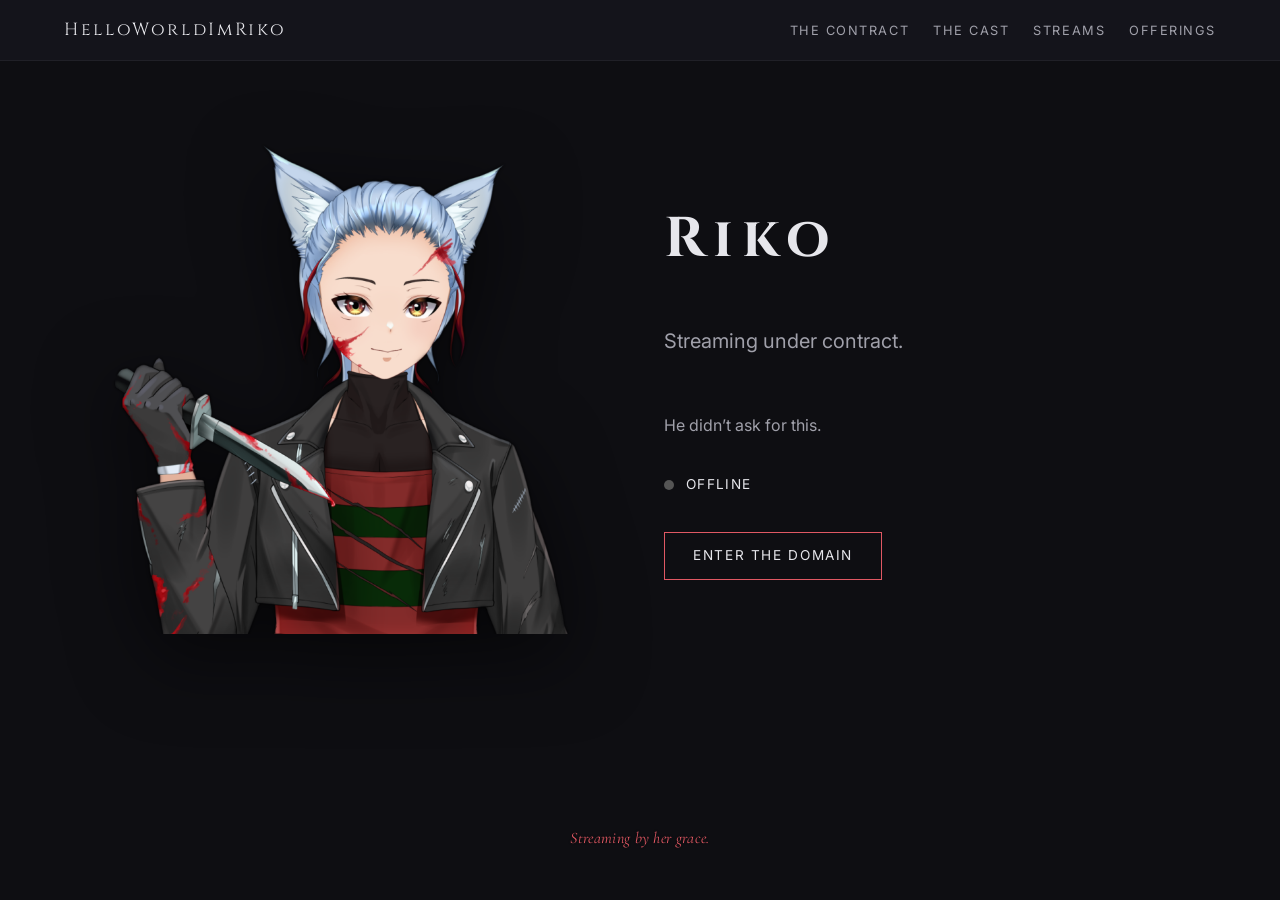
<file: index.html>
<!DOCTYPE html>
<html lang="en">
<head>
  <meta charset="UTF-8" />
  <title>Riko — Streaming Under Contract</title>

  <meta name="viewport" content="width=device-width, initial-scale=1.0" />
  <meta name="description" content="Riko streams under a binding contract with a reaper named Hinako." />

  <!-- Google Fonts -->
  <link rel="preconnect" href="https://fonts.googleapis.com">
  <link rel="preconnect" href="https://fonts.gstatic.com" crossorigin>
  <link href="https://fonts.googleapis.com/css2?family=Inter:wght@300;400;500;600&family=Cinzel:wght@400;600&family=Cormorant+Garamond:ital@1&display=swap" rel="stylesheet">

	<!-- Base styles -->
	<link rel="stylesheet" href="assets/css/base.css">

	<!-- Home page styles -->
	<link rel="stylesheet" href="assets/css/home.css">
</head>

<body class="domain">

  <!-- HEADER / NAV -->
  <header class="site-header">
    <nav class="main-nav">
      <a href="index.html" class="logo">HelloWorldImRiko</a>
<button
  class="menu-toggle"
  id="menuToggle"
  aria-label="Open navigation menu"
  aria-haspopup="true"
  aria-expanded="false">
  ☰
</button>

      <ul class="nav-links">
        <li><a href="lore.html">The Contract</a></li>
        <li><a href="characters.html">The Cast</a></li>
        <li><a href="streams.html">Streams</a></li>
        <li><a href="links.html">Offerings</a></li>
      </ul>
    </nav>
  </header>

  <!-- HERO -->
  <main class="hero">
    <section class="hero-inner">

      <!-- Riko Image -->
      <figure class="hero-figure">
        <!-- Replace riko.png with your actual filename -->
        <img src="assets/images/riko.png" alt="Riko, streaming under contract">
      </figure>

      <!-- Text Content -->
      <div class="hero-copy">
        <h1 class="hero-name">Riko</h1>

        <p class="hero-tagline">
          Streaming under contract.
        </p>

        <p class="hero-subtext">
          He didn’t ask for this.
        </p>

        <!-- Live Status -->
        <div class="live-status" id="liveStatus" aria-live="polite">
          <span class="indicator offline"></span>
          <span class="status-text">OFFLINE</span>
        </div>

        <!-- CTA -->
        <a href="streams.html" class="cta primary">
          Enter the Domain
        </a>
      </div>

    </section>
  </main>

  <!-- FOOTER -->
  <footer class="site-footer">
    <p class="whisper">
      Streaming by her grace.
    </p>
  </footer>

  <!-- MOBILE MENU -->
<div
  class="mobile-menu hidden"
  id="mobileMenu"
  role="dialog"
  aria-modal="true"
  aria-label="Site navigation">
  <button class="menu-close" id="menuClose" aria-label="Close menu">
    ✕
  </button>

  <nav class="mobile-nav">
    <a href="index.html">Domain</a>
    <a href="lore.html">The Contract</a>
    <a href="characters.html">The Cast</a>
    <a href="streams.html">Streams</a>
    <a href="links.html">Offerings</a>
  </nav>

  <p class="whisper">
    Navigation is permitted.
  </p>
</div>

  <!-- JS -->
  <script src="assets/js/main.js"></script>
  <script src="assets/js/nav.js"></script>
  
</body>

</html>
</file>
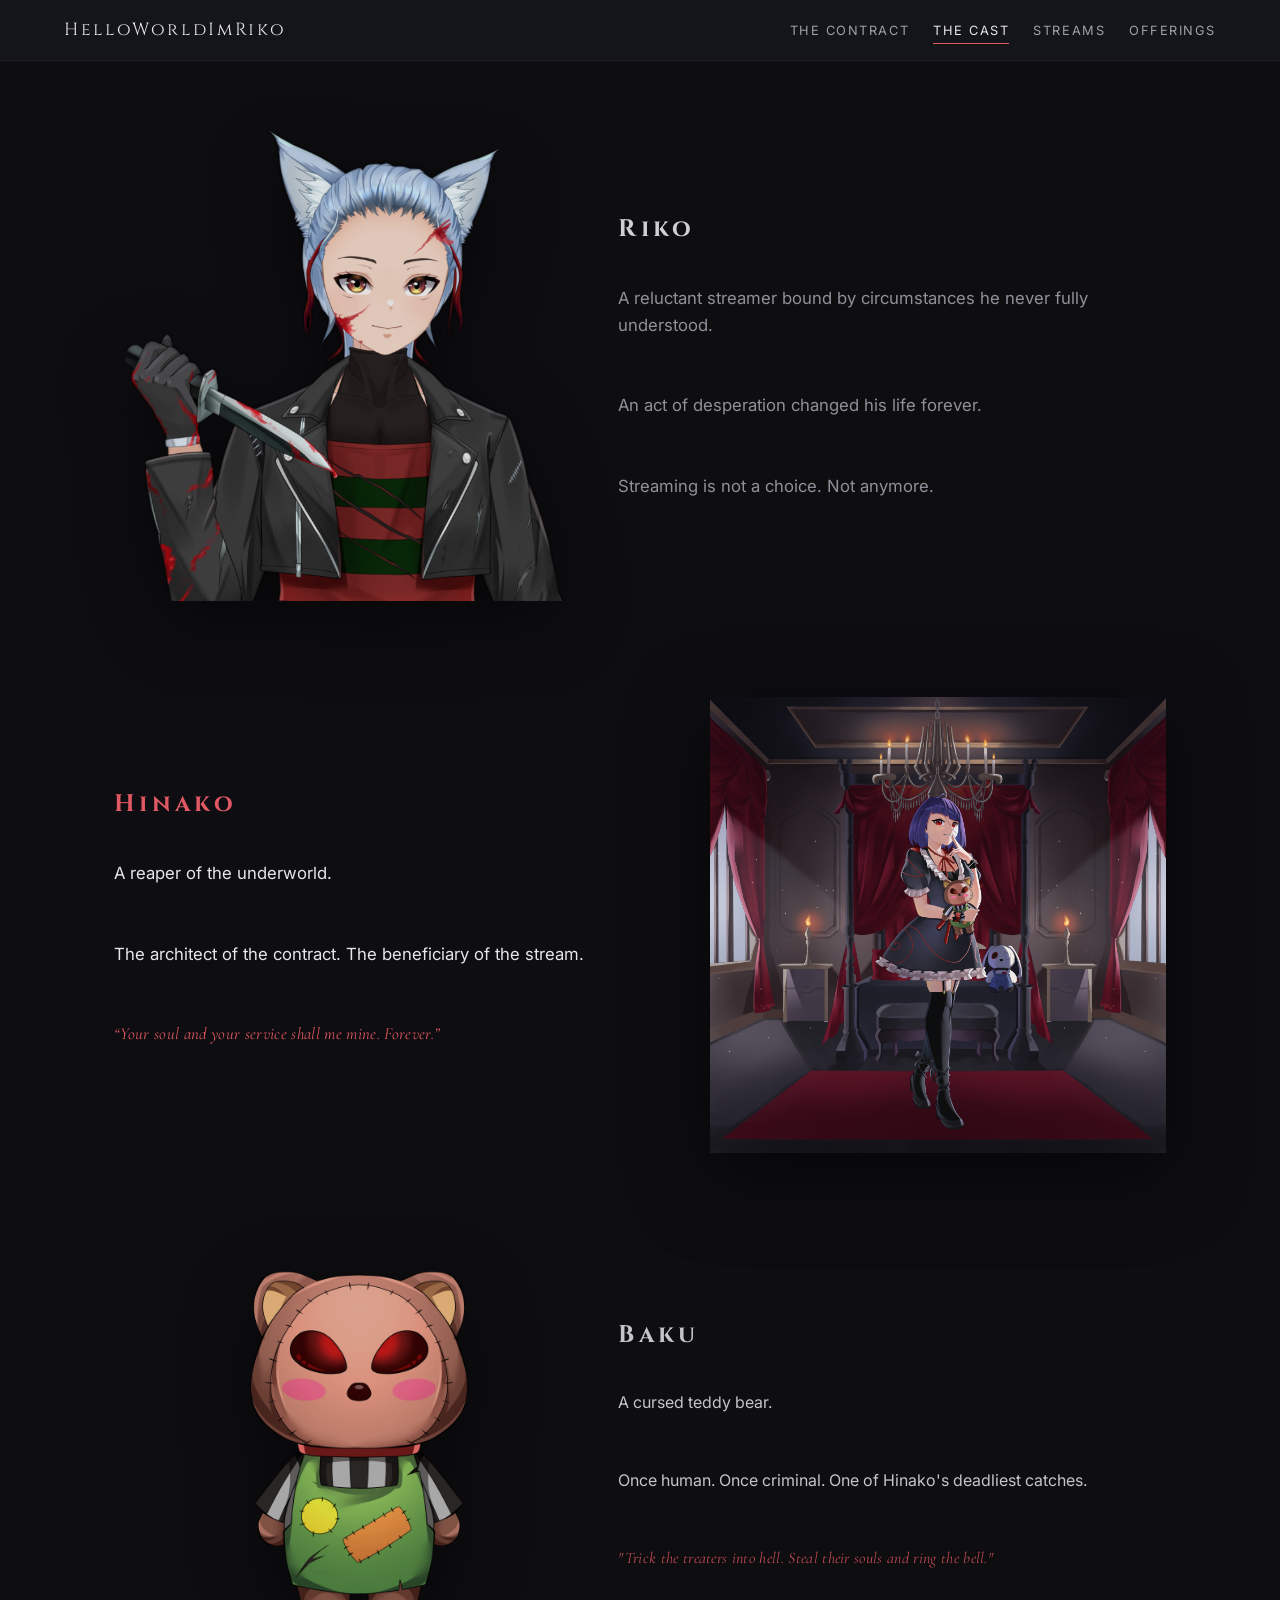
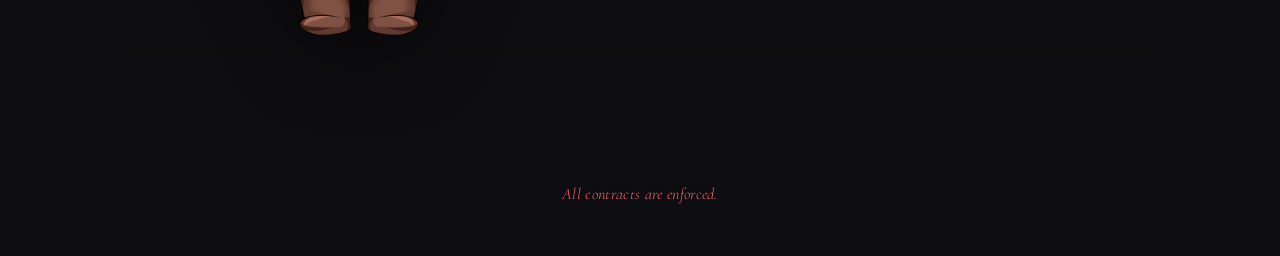
<file: characters.html>
<!DOCTYPE html>
<html lang="en">
<head>
  <meta charset="UTF-8" />
  <title>The Contract Holders — Riko</title>

  <meta name="viewport" content="width=device-width, initial-scale=1.0" />

  <!-- Fonts -->
  <link rel="preconnect" href="https://fonts.googleapis.com">
  <link rel="preconnect" href="https://fonts.gstatic.com" crossorigin>
  <link href="https://fonts.googleapis.com/css2?family=Inter:wght@300;400;500;600&family=Cinzel:wght@400;600&family=Cormorant+Garamond:ital@1&display=swap" rel="stylesheet">

  <!-- CSS -->
  <link rel="stylesheet" href="assets/css/base.css">
  <link rel="stylesheet" href="assets/css/characters.css">
</head>

<body class="characters-page">

<header class="site-header">
  <nav class="main-nav">
    <a href="index.html" class="logo">HelloWorldImRiko</a>
<button
  class="menu-toggle"
  id="menuToggle"
  aria-label="Open navigation menu"
  aria-haspopup="true"
  aria-expanded="false">
  ☰
</button>

    <ul class="nav-links">
      <li><a href="lore.html">The Contract</a></li>
      <li><a href="characters.html" aria-current="page">The Cast</a></li>
      <li><a href="streams.html">Streams</a></li>
      <li><a href="links.html">Offerings</a></li>
    </ul>
  </nav>
</header>

<main class="characters">

  <!-- RIKO -->
  <section class="character riko">
    <div class="character-media">
      <img src="assets/images/riko.png" alt="Riko">
    </div>

    <div class="character-text">
      <h2>Riko</h2>

      <p>
        A reluctant streamer bound by circumstances he never fully understood.
      </p>

      <p>
        An act of desperation changed his life forever.
      </p>

      <p class="muted">
        Streaming is not a choice. Not anymore.
      </p>
    </div>
  </section>

  <!-- HINAKO -->
  <section class="character hinako">
    <div class="character-media">
      <img src="assets/images/hinako.png" alt="Hinako">
    </div>

    <div class="character-text">
      <h2>Hinako</h2>

      <p>
        A reaper of the underworld.
      </p>

      <p>
        The architect of the contract. The beneficiary of the stream.
      </p>

      <p class="whisper">
        “Your soul and your service shall me mine. Forever.”
      </p>
    </div>
  </section>

  <!-- BAKU -->
  <section class="character baku">
    <div class="character-media">
      <img src="assets/images/baku.png" alt="Baku">
    </div>

    <div class="character-text">
      <h2>Baku</h2>

      <p>
        A cursed teddy bear.
      </p>

      <p>
        Once human. Once criminal. One of Hinako's deadliest catches.
      </p>

      <p class="whisper">
        "Trick the treaters into hell. Steal their souls and ring the bell."
      </p>
    </div>
  </section>

</main>

<footer class="site-footer">
  <p class="whisper">
    All contracts are enforced.
  </p>
</footer>

<!-- MOBILE MENU -->
<div
  class="mobile-menu hidden"
  id="mobileMenu"
  role="dialog"
  aria-modal="true"
  aria-label="Site navigation">
  <button class="menu-close" id="menuClose" aria-label="Close menu">
    ✕
  </button>

  <nav class="mobile-nav">
    <a href="index.html">Domain</a>
    <a href="lore.html">The Contract</a>
    <a href="characters.html">The Cast</a>
    <a href="streams.html">Streams</a>
    <a href="links.html">Offerings</a>
  </nav>

  <p class="whisper">
    Navigation is permitted.
  </p>
</div>

<script src="assets/js/nav.js"></script>
</body>
</html>
</file>
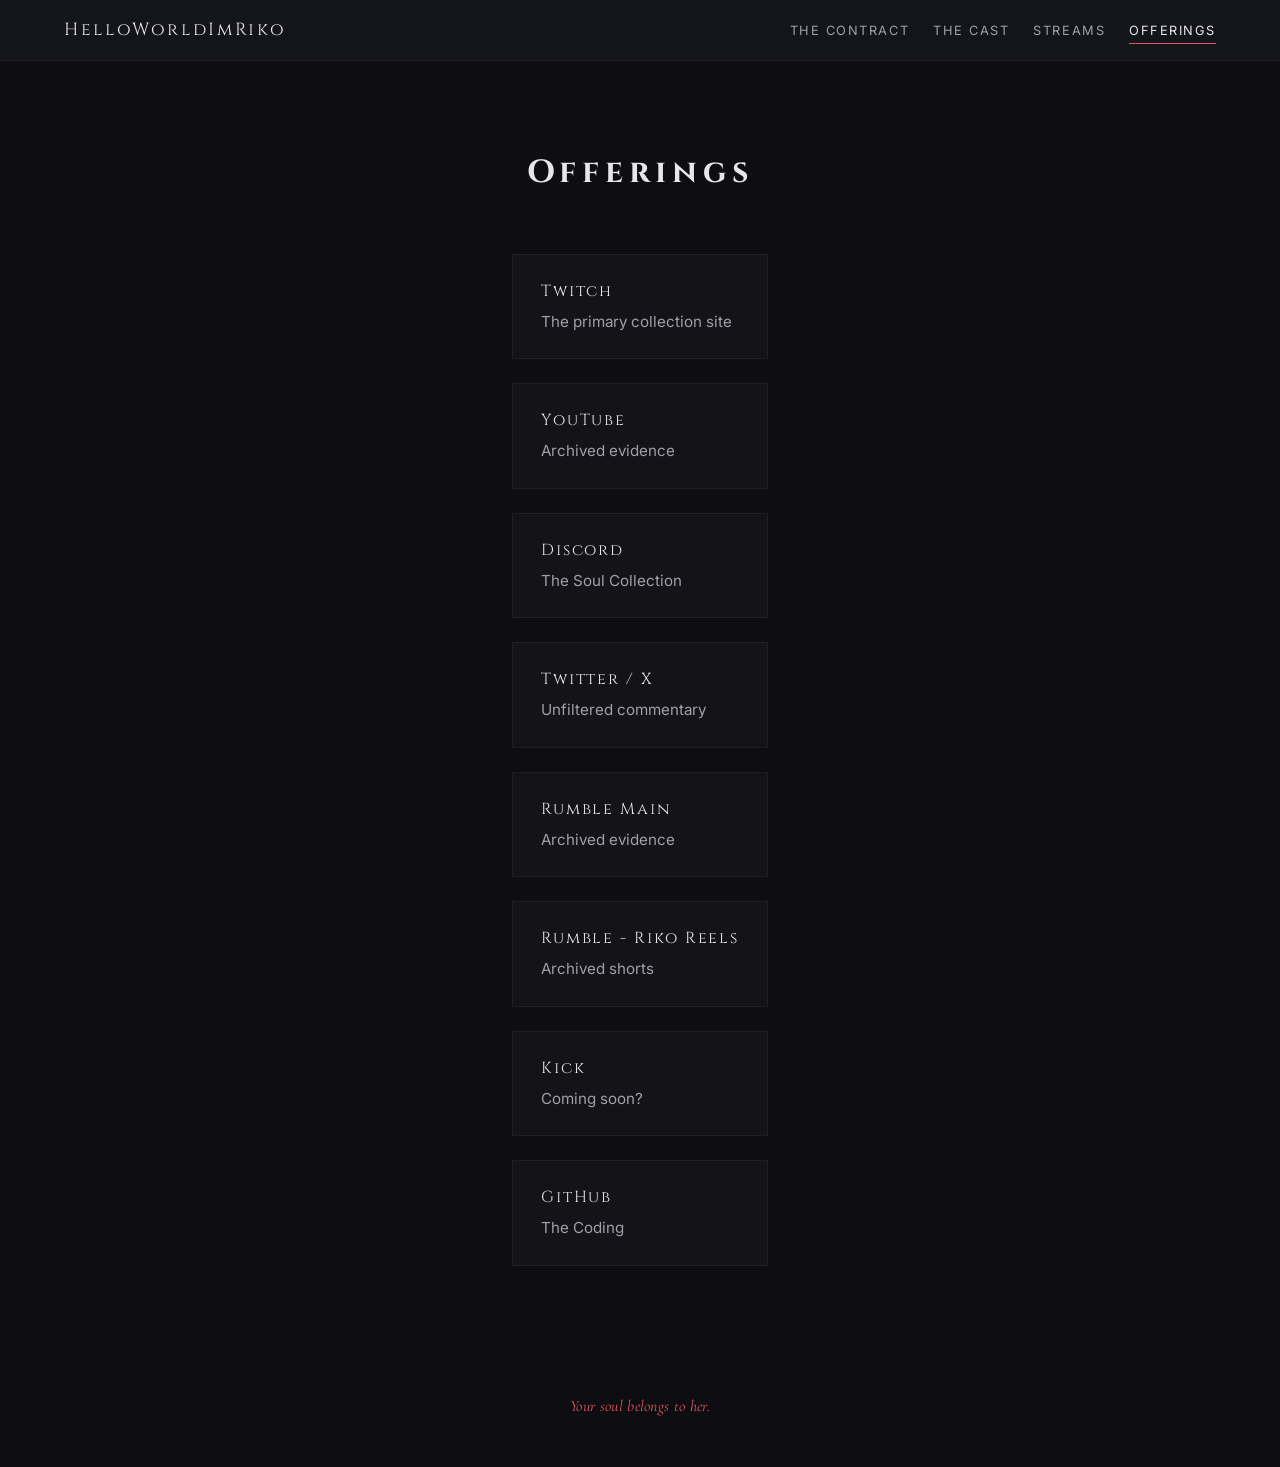
<file: links.html>
<!DOCTYPE html>
<html lang="en">
<head>
  <meta charset="UTF-8" />
  <title>Offerings — Riko</title>

  <meta name="viewport" content="width=device-width, initial-scale=1.0" />

  <!-- Fonts -->
  <link rel="preconnect" href="https://fonts.googleapis.com">
  <link rel="preconnect" href="https://fonts.gstatic.com" crossorigin>
  <link href="https://fonts.googleapis.com/css2?family=Inter:wght@300;400;500;600&family=Cinzel:wght@400;600&family=Cormorant+Garamond:ital@1&display=swap" rel="stylesheet">

  <!-- CSS -->
  <link rel="stylesheet" href="assets/css/base.css">
  <link rel="stylesheet" href="assets/css/links.css">
</head>

<body class="links-page">

<header class="site-header">
  <nav class="main-nav">
    <a href="index.html" class="logo">HelloWorldImRiko</a>
<button
  class="menu-toggle"
  id="menuToggle"
  aria-label="Open navigation menu"
  aria-haspopup="true"
  aria-expanded="false">
  ☰
</button>

    <ul class="nav-links">
      <li><a href="lore.html">The Contract</a></li>
      <li><a href="characters.html">The Cast</a></li>
      <li><a href="streams.html">Streams</a></li>
      <li><a href="links.html" aria-current="page">Offerings</a></li>
    </ul>
  </nav>
</header>

<main class="offerings">

  <header class="offerings-header">
    <h1>Offerings</h1>
  </header>

  <section class="offerings-list">

    <a class="offering" href="https://www.twitch.tv/helloworldimriko" target="_blank" rel="noopener">
      <span class="offering-name">Twitch</span>
      <span class="offering-desc">The primary collection site</span>
    </a>

    <a class="offering" href="https://www.youtube.com/@helloworldiamriko" target="_blank" rel="noopener">
      <span class="offering-name">YouTube</span>
      <span class="offering-desc">Archived evidence</span>
    </a>
	
	<a class="offering" href="https://discord.com/invite/j8zNyNzZYE" target="_blank" rel="noopener">
      <span class="offering-name">Discord</span>
      <span class="offering-desc">The Soul Collection</span>
    </a>

    <a class="offering" href="https://x.com/HelloImRiko" target="_blank" rel="noopener">
      <span class="offering-name">Twitter / X</span>
      <span class="offering-desc">Unfiltered commentary</span>
    </a>
	
	<a class="offering" href="https://rumble.com/c/HelloWorldImRiko" target="_blank" rel="noopener">
      <span class="offering-name">Rumble Main</span>
      <span class="offering-desc">Archived evidence</span>
    </a>
	
	<a class="offering" href="https://rumble.com/c/c-7732937" target="_blank" rel="noopener">
      <span class="offering-name">Rumble - Riko Reels</span>
      <span class="offering-desc">Archived shorts</span>
    </a>

    <a class="offering" href="https://kick.com/helloworldimriko" target="_blank" rel="noopener">
      <span class="offering-name">Kick</span>
      <span class="offering-desc">Coming soon?</span>
    </a>
	
	<a class="offering" href="https://github.com/HelloWorldImRiko" target="_blank" rel="noopener">
      <span class="offering-name">GitHub</span>
      <span class="offering-desc">The Coding</span>
    </a>

  </section>

</main>

<footer class="site-footer">
  <p class="whisper">
    Your soul belongs to her.
  </p>
</footer>

<!-- MOBILE MENU -->
<div
  class="mobile-menu hidden"
  id="mobileMenu"
  role="dialog"
  aria-modal="true"
  aria-label="Site navigation">
  <button class="menu-close" id="menuClose" aria-label="Close menu">
    ✕
  </button>

  <nav class="mobile-nav">
    <a href="index.html">Domain</a>
    <a href="lore.html">The Contract</a>
    <a href="characters.html">The Cast</a>
    <a href="streams.html">Streams</a>
    <a href="links.html">Offerings</a>
  </nav>

  <p class="whisper">
    Navigation is permitted.
  </p>
</div>

<script src="assets/js/nav.js"></script>
</body>
</html>
</file>
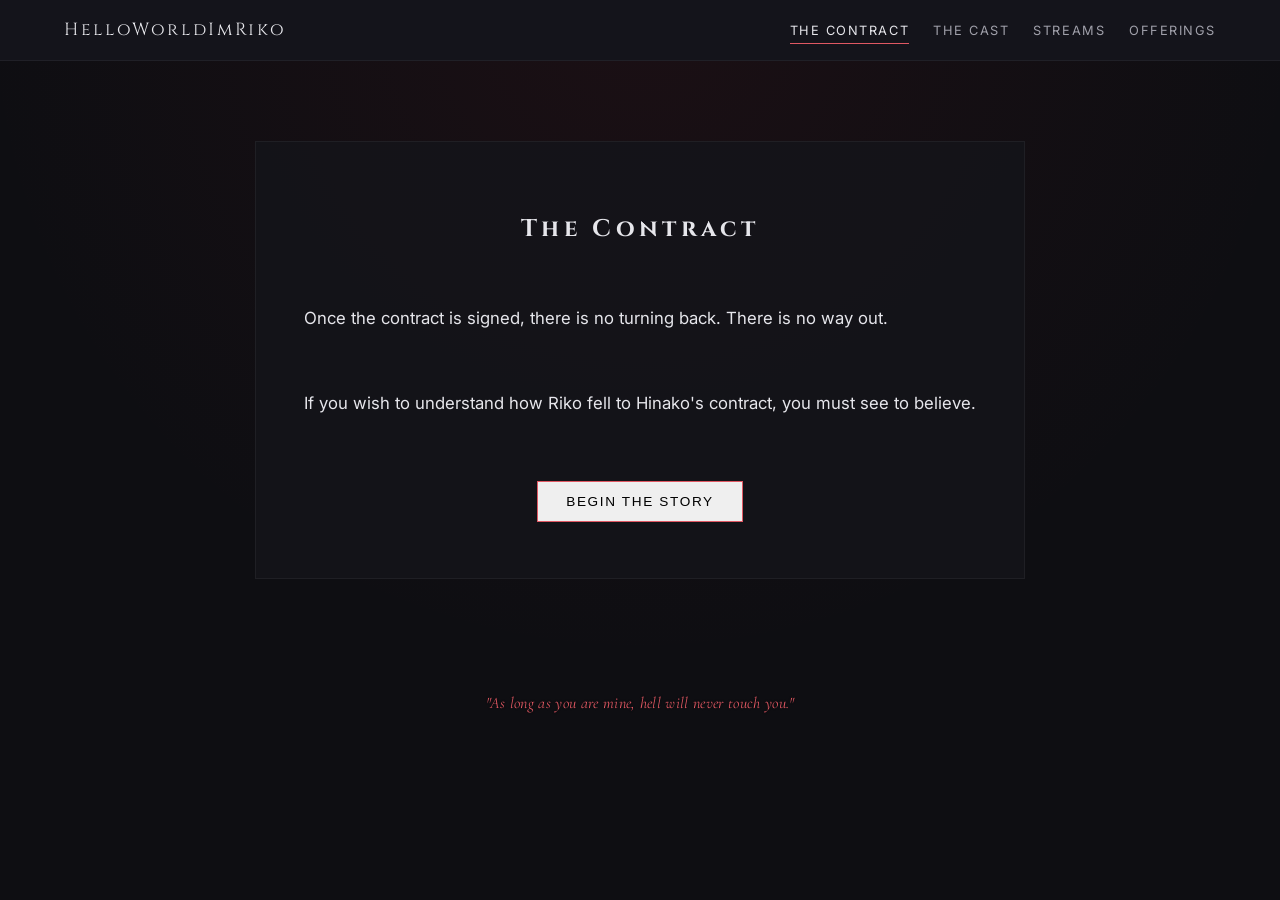
<file: lore.html>
<!DOCTYPE html>
<html lang="en">
<head>
  <meta charset="UTF-8" />
  <title>The Contract — Riko</title>

  <meta name="viewport" content="width=device-width, initial-scale=1.0" />

  <!-- Fonts -->
  <link rel="preconnect" href="https://fonts.googleapis.com">
  <link rel="preconnect" href="https://fonts.gstatic.com" crossorigin>
  <link href="https://fonts.googleapis.com/css2?family=Inter:wght@300;400;500;600&family=Cinzel:wght@400;600&family=Cormorant+Garamond:ital@1&display=swap" rel="stylesheet">

  <!-- CSS -->
  <link rel="stylesheet" href="assets/css/base.css">
  <link rel="stylesheet" href="assets/css/lore.css">
</head>

<body class="lore-page">

  <header class="site-header">
    <nav class="main-nav">
      <a href="index.html" class="logo">HelloWorldImRiko</a>
<button
  class="menu-toggle"
  id="menuToggle"
  aria-label="Open navigation menu"
  aria-haspopup="true"
  aria-expanded="false">
  ☰
</button>

      <ul class="nav-links">
        <li><a href="lore.html" aria-current="page">The Contract</a></li>
        <li><a href="characters.html">The Cast</a></li>
        <li><a href="streams.html">Streams</a></li>
        <li><a href="links.html">Offerings</a></li>
      </ul>
    </nav>
  </header>

<main class="lore">

  <section class="lore-container">

    <h1 class="lore-title">The Contract</h1>

    <div class="lore-text">
      <p>Once the contract is signed, there is no turning back. There is no way out.</p>

      <p>
        If you wish to understand how Riko fell to Hinako's contract,
        you must see to believe.
      </p>
    </div>

    <div class="lore-actions">
      <button class="cta danger" id="openVN">
        Begin the Story
      </button>
    </div>

  </section>
</main>

<footer class="site-footer">
  <p class="whisper">
    "As long as you are mine, hell will never touch you."
  </p>
</footer>

<!-- VN MODAL -->
<div class="vn-modal hidden" id="vnModal">
  <div class="vn-modal-inner">

    <button class="vn-close" id="closeVN" aria-label="Close">
      ✕
    </button>

<!-- iframe will be injected here by JS -->

  </div>
</div>


<!-- MOBILE MENU -->
<div
  class="mobile-menu hidden"
  id="mobileMenu"
  role="dialog"
  aria-modal="true"
  aria-label="Site navigation">
  <button class="menu-close" id="menuClose" aria-label="Close menu">
    ✕
  </button>

  <nav class="mobile-nav">
    <a href="index.html">Domain</a>
    <a href="lore.html">The Contract</a>
    <a href="characters.html">The Cast</a>
    <a href="streams.html">Streams</a>
    <a href="links.html">Offerings</a>
  </nav>

  <p class="whisper">
    Navigation is permitted.
  </p>
</div>
<script src="assets/js/lore.js"></script>
<script src="assets/js/nav.js"></script>
</body>
</html>
</file>
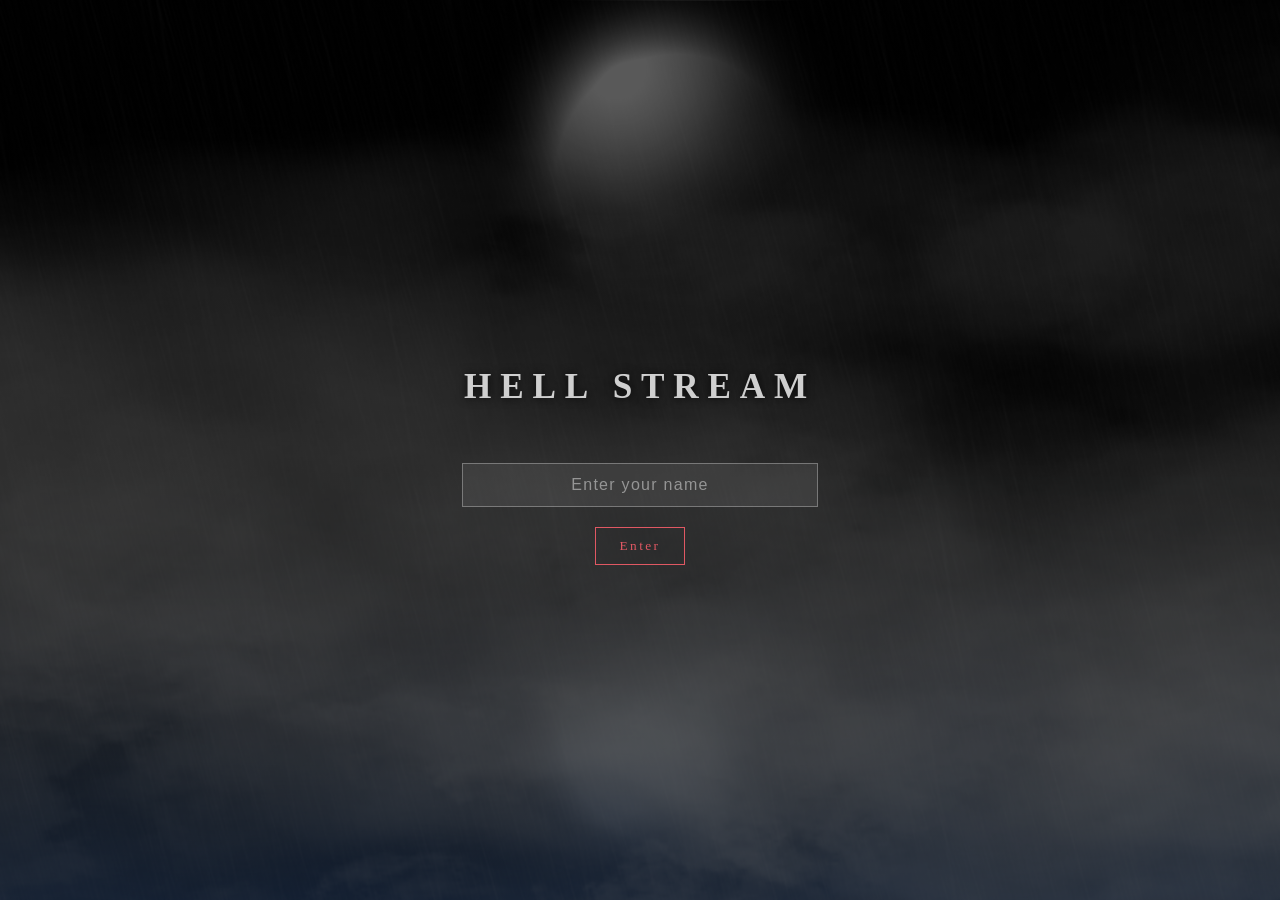
<file: stream.html>
<!DOCTYPE html>
<html lang="en">
<head>
  <meta charset="UTF-8" />
  <meta name="viewport" content="width=device-width, initial-scale=1.0" />
  <title>Hell Stream</title>

  <!-- Base styles if you want shared vars -->
  <link rel="stylesheet" href="assets/css/base.css" />

  <!-- Hell Stream specific styles -->
  <link rel="stylesheet" href="assets/css/hellstream.css" />
</head>
<body>

  <main class="hellstream">
    <h1 class="hell-title">HELL STREAM</h1>

    <form id="hellForm" class="hell-form" autocomplete="off">
      <input
        type="text"
        id="hellName"
        class="hell-input"
        placeholder="Enter your name"
        required
      />

      <button type="submit" id="hellSubmit" class="hell-button">
        Enter
      </button>
    </form>

    <p id="hellResponse" class="hell-response hidden whisper"></p>
  </main>

  <script src="assets/js/hellstream.js"></script>
</body>
</html>
</file>
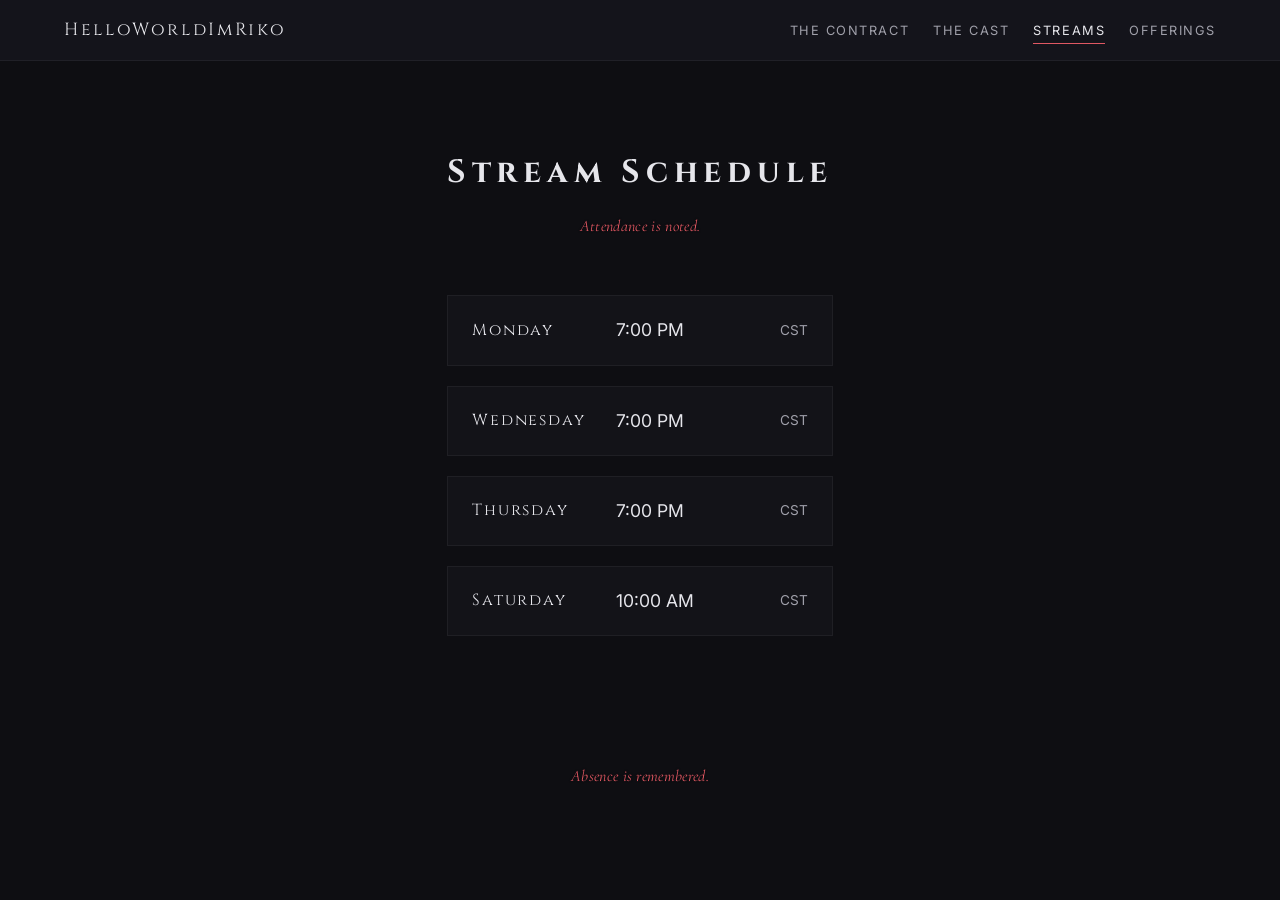
<file: streams.html>
<!DOCTYPE html>
<html lang="en">
<head>
  <meta charset="UTF-8" />
  <title>Streams — Riko</title>

  <meta name="viewport" content="width=device-width, initial-scale=1.0" />

  <!-- Fonts -->
  <link rel="preconnect" href="https://fonts.googleapis.com">
  <link rel="preconnect" href="https://fonts.gstatic.com" crossorigin>
  <link href="https://fonts.googleapis.com/css2?family=Inter:wght@300;400;500;600&family=Cinzel:wght@400;600&family=Cormorant+Garamond:ital@1&display=swap" rel="stylesheet">

  <!-- CSS -->
  <link rel="stylesheet" href="assets/css/base.css">
  <link rel="stylesheet" href="assets/css/streams.css">
</head>

<body class="streams-page">

<header class="site-header">
  <nav class="main-nav">
    <a href="index.html" class="logo">HelloWorldImRiko</a>
<button
  class="menu-toggle"
  id="menuToggle"
  aria-label="Open navigation menu"
  aria-haspopup="true"
  aria-expanded="false">
  ☰
</button>

    <ul class="nav-links">
      <li><a href="lore.html">The Contract</a></li>
      <li><a href="characters.html">The Cast</a></li>
      <li><a href="streams.html" aria-current="page">Streams</a></li>
      <li><a href="links.html">Offerings</a></li>
    </ul>
  </nav>
</header>

<main class="streams">

  <header class="streams-header">
    <h1>Stream Schedule</h1>
    <p class="whisper">
      Attendance is noted.
    </p>
  </header>

  <section class="schedule">

    <div class="schedule-row">
      <span class="day">Monday</span>
      <span class="time">7:00 PM</span>
      <span class="zone">CST</span>
    </div>

    <div class="schedule-row">
      <span class="day">Wednesday</span>
      <span class="time">7:00 PM</span>
      <span class="zone">CST</span>
    </div>

    <div class="schedule-row">
      <span class="day">Thursday</span>
      <span class="time">7:00 PM</span>
      <span class="zone">CST</span>
    </div>

    <div class="schedule-row">
      <span class="day">Saturday</span>
      <span class="time">10:00 AM</span>
      <span class="zone">CST</span>
    </div>

  </section>

</main>

<footer class="site-footer">
  <p class="whisper">
    Absence is remembered.
  </p>
</footer>

<!-- MOBILE MENU -->
<div
  class="mobile-menu hidden"
  id="mobileMenu"
  role="dialog"
  aria-modal="true"
  aria-label="Site navigation">
  <button class="menu-close" id="menuClose" aria-label="Close menu">
    ✕
  </button>

  <nav class="mobile-nav">
    <a href="index.html">Domain</a>
    <a href="lore.html">The Contract</a>
    <a href="characters.html">The Cast</a>
    <a href="streams.html">Streams</a>
    <a href="links.html">Offerings</a>
  </nav>

  <p class="whisper">
    Navigation is permitted.
  </p>
</div>

<script src="assets/js/nav.js"></script>
</body>
</html>
</file>
<file: assets/css/base.css>
/* ===============================
   RESET
================================ */
*,
*::before,
*::after {
  box-sizing: border-box;
}

html, body {
  margin: 0;
  padding: 0;
}

/* ===============================
   VARIABLES
================================ */
:root {
  --bg: #0e0e12;
  --bg-soft: #14141b;
  --text: #e6e6eb;
  --muted: #a0a0aa;
  --red: #e05863;
  --blue: #7aa2ff;

  --font-body: 'Inter', system-ui, sans-serif;
  --font-title: 'Cinzel', serif;
  --font-whisper: 'Cormorant Garamond', serif;
}

/* ===============================
   BASE
================================ */
body {
  background: var(--bg);
  color: var(--text);
  font-family: var(--font-body);
  line-height: 1.6;
  min-height: 100vh;
  display: flex;
  flex-direction: column;
}

a {
  color: inherit;
  text-decoration: none;
}

img {
  max-width: 100%;
  display: block;
}

/* ===============================
   HEADER / NAV
================================ */
.site-header {
  background: var(--bg-soft);
  border-bottom: 1px solid rgba(255, 255, 255, 0.05);
}

.main-nav {
  max-width: 1200px;
  margin: 0 auto;
  padding: 1rem 1.5rem;

  display: flex;
  align-items: center;
  justify-content: space-between;
}

.logo {
  font-family: var(--font-title);
  letter-spacing: 0.15em;
  font-size: 1.1rem;
}

.nav-links {
  list-style: none;
  display: flex;
  gap: 1.5rem;
  margin: 0;
  padding: 0;
}

.nav-links a {
  font-size: 0.8rem;
  letter-spacing: 0.12em;
  text-transform: uppercase;
  color: var(--muted);
}

.nav-links a:hover {
  color: var(--text);
}

/* ===============================
   COMMON COMPONENTS
================================ */
.cta {
  padding: 0.75rem 1.75rem;
  border: 1px solid var(--red);
  font-size: 0.85rem;
  letter-spacing: 0.12em;
  text-transform: uppercase;
  transition: background 0.2s ease, color 0.2s ease;
}

.cta:hover {
  background: var(--red);
  color: #fff;
}

.whisper {
  font-family: var(--font-whisper);
  font-style: italic;
  color: var(--red);

  opacity: 1;
  letter-spacing: 0.02em;

  /* subtle separation from dark background */
  text-shadow: 0 0 2px rgba(0, 0, 0, 0.65);
}

/* ===============================
   GLOBAL DEPTH POLISH
================================ */

.site-header,
.site-footer,
.hero,
.lore-container,
.schedule-row,
.offering,
.character {
  backdrop-filter: saturate(1.05);
}

/* ===============================
   PAGE FADE-IN
================================ */

body {
  animation: pageFade 0.4s ease-out;
}

@keyframes pageFade {
  from {
    opacity: 0;
  }
  to {
    opacity: 1;
  }
}

/* ===============================
   NAV POLISH
================================ */

.nav-links a[aria-current="page"] {
  color: var(--text);
  position: relative;
}

.nav-links a[aria-current="page"]::after {
  content: "";
  position: absolute;
  left: 0;
  bottom: -6px;
  width: 100%;
  height: 1px;
  background: var(--red);
}

/* ===============================
   IMAGE CONSISTENCY
================================ */

img {
  image-rendering: auto;
  filter: drop-shadow(0 12px 30px rgba(0, 0, 0, 0.5));
}

/* ===============================
   FOOTER
================================ */
.site-footer {
  padding: 2rem 1.5rem;
  text-align: center;

  display: flex;
  justify-content: center;
}

/* ===============================
   MOBILE NAV (TEMP)
================================ */
@media (max-width: 768px) {
  .nav-links {
    display: none;
  }
}

/* ===============================
   MOBILE NAV TOGGLE
================================ */

.menu-toggle {
  display: none;
  background: none;
  border: none;
  color: var(--text);
  font-size: 1.4rem;
  cursor: pointer;
}

/* ===============================
   MOBILE MENU OVERLAY
================================ */

.mobile-menu {
  position: fixed;
  inset: 0;
  background: rgba(10, 10, 15, 0.97);
  z-index: 10000;

  display: flex;
  flex-direction: column;
  align-items: center;
  justify-content: center;
  gap: 2.5rem;
}

.mobile-menu.hidden {
  display: none;
}

.menu-close {
  position: absolute;
  top: 1.5rem;
  right: 1.5rem;

  background: none;
  border: none;
  color: var(--text);
  font-size: 1.5rem;
  cursor: pointer;
}

.menu-close:hover {
  color: var(--red);
}

.mobile-nav {
  display: flex;
  flex-direction: column;
  gap: 1.75rem;
  text-align: center;
}

.mobile-nav a {
  font-family: var(--font-title);
  letter-spacing: 0.18em;
  font-size: 1.25rem;
}

/* ===============================
   RESPONSIVE RULES
================================ */

@media (max-width: 768px) {
  .menu-toggle {
    display: block;
  }

  .nav-links {
    display: none;
  }
}

/* ===============================
   ACCESSIBLE FOCUS STYLES
================================ */

:focus-visible {
  outline: 2px solid var(--red);
  outline-offset: 4px;
}

.menu-toggle:focus-visible,
.menu-close:focus-visible,
.mobile-nav a:focus-visible {
  outline-color: var(--red);
}
</file>
<file: assets/css/home.css>
/* ===============================
   HOME PAGE
================================ */

.hero {
  max-width: 1200px;
  margin: 0 auto;
  padding: 4rem 1.5rem;
  flex: 1;
}

.hero-inner {
  display: grid;
  grid-template-columns: 1fr 1fr;
  gap: 3rem;
  align-items: center;
}

/* ===============================
   HERO IMAGE
================================ */

.hero-figure {
  display: flex;
  justify-content: center;
}

.hero-figure img {
  max-height: 75vh;
  object-fit: contain;
  filter: drop-shadow(0 20px 40px rgba(0, 0, 0, 0.6));
}

/* ===============================
   HERO TEXT
================================ */

.hero-copy {
  display: flex;
  flex-direction: column;
  gap: 1.25rem;
}

.hero-name {
  font-family: var(--font-title);
  font-size: 3.5rem;
  letter-spacing: 0.15em;
  margin: 0;
}

.hero-tagline {
  font-size: 1.25rem;
  color: var(--muted);
}

.hero-subtext {
  font-size: 1rem;
  color: var(--muted);
  max-width: 30ch;
}

/* ===============================
   LIVE STATUS
================================ */

.live-status {
  display: flex;
  align-items: center;
  gap: 0.75rem;
  font-size: 0.85rem;
  letter-spacing: 0.1em;
}

.indicator {
  width: 10px;
  height: 10px;
  border-radius: 50%;
  background: #555;
}

.indicator.offline {
  background: #555;
}

.indicator.live {
  background: var(--red);
  box-shadow: 0 0 10px var(--red);
}

/* ===============================
   CTA
================================ */

.cta.primary {
  margin-top: 1rem;
  width: fit-content;
}

/* ===============================
   MOBILE
================================ */

@media (max-width: 768px) {

  .hero-inner {
    grid-template-columns: 1fr;
    text-align: center;
  }

  .hero-copy {
    align-items: center;
  }

  .hero-subtext {
    max-width: none;
  }

  .hero-name {
    font-size: 2.5rem;
  }

  .hero-figure img {
    max-height: 50vh;
  }
}
</file>
<file: assets/css/characters.css>
/* ===============================
   CHARACTERS PAGE
================================ */

.characters {
  max-width: 1100px;
  margin: 0 auto;
  padding: 4rem 1.5rem 5rem;

  display: flex;
  flex-direction: column;
  gap: 6rem;
}

/* ===============================
   CHARACTER BLOCK (BASE)
================================ */

.character {
  display: grid;
  grid-template-columns: 1fr 1.2fr;
  gap: 3rem;
  align-items: center;
}

/* Media */
.character-media {
  display: flex;
  justify-content: center;
}

.character-media img {
  max-height: 70vh;
  object-fit: contain;
  filter: drop-shadow(0 20px 40px rgba(0,0,0,0.6));
}

/* Text */
.character-text {
  display: flex;
  flex-direction: column;
  gap: 1.25rem;
}

.character-text h2 {
  font-family: var(--font-title);
  letter-spacing: 0.18em;
  margin: 0;
}

.character-text p {
  font-size: 1.05rem;
}

/* ===============================
   RIKO (SMALLER PRESENCE)
================================ */

.character.riko {
  opacity: 0.9;
}

.character.riko .character-media img {
  max-height: 60vh;
}

.character.riko .character-text p {
  color: var(--muted);
}

/* ===============================
   HINAKO (DOMINANT)
================================ */

.character.hinako {
  grid-template-columns: 1.2fr 1fr;
}

.character.hinako .character-text {
  order: -1;
}

.character.hinako h2 {
  color: var(--red);
}

.character.hinako .character-media img {
  max-height: 75vh;
}

/* ===============================
   BAKU (UNSETTLING)
================================ */

.character.baku {
  opacity: 0.85;
}

.character.baku .character-media img {
  max-height: 45vh;
}

.character.baku .character-text p {
  font-size: 1rem;
}

/* ===============================
   MUTED TEXT
================================ */

.muted {
  color: var(--muted);
}

/* ===============================
   MOBILE
================================ */

@media (max-width: 768px) {

  .characters {
    gap: 4rem;
  }

  .character {
    grid-template-columns: 1fr;
    text-align: center;
  }

  .character.hinako .character-text {
    order: 0;
  }

  .character-media img {
    max-height: 50vh;
  }
}
</file>
<file: assets/css/links.css>
/* ===============================
   OFFERINGS PAGE
================================ */

.offerings {
  max-width: 800px;
  margin: 0 auto;
  padding: 4rem 1.5rem 5rem;
}

/* ===============================
   HEADER
================================ */

.offerings-header {
  text-align: center;
  margin-bottom: 3.5rem;
}

.offerings-header h1 {
  font-family: var(--font-title);
  letter-spacing: 0.18em;
  margin-bottom: 0.75rem;
}

/* ===============================
   OFFERINGS LIST
================================ */

.offerings-list {
  display: flex;
  flex-direction: column;
  gap: 1.5rem;
}

/* Individual offering */
.offering {
  display: flex;
  flex-direction: column;
  gap: 0.35rem;

  padding: 1.5rem 1.75rem;

  background: rgba(20, 20, 27, 0.85);
  border: 1px solid rgba(255, 255, 255, 0.05);

  transition: background 0.2s ease, border-color 0.2s ease;
}

/* Emphasis (Ko-fi) */
.offering.emphasis {
  border-color: rgba(179, 32, 46, 0.6);
}

/* Hover */
.offering:hover {
  background: rgba(179, 32, 46, 0.08);
}

/* Text */
.offering-name {
  font-family: var(--font-title);
  letter-spacing: 0.12em;
}

.offering-desc {
  font-size: 0.95rem;
  color: var(--muted);
}

/* ===============================
   MOBILE
================================ */

@media (max-width: 768px) {

  .offering {
    text-align: center;
  }

}
</file>
<file: assets/css/lore.css>
/* ===============================
   LORE PAGE ONLY
================================ */

body.lore-page {
  background:
    radial-gradient(
      circle at top,
      rgba(179, 32, 46, 0.08),
      transparent 60%
    ),
    var(--bg);
}

.lore {
  max-width: 900px;
  margin: 0 auto;
  padding: 5rem 1.5rem 4rem;
}

.lore-container {
  background: rgba(20, 20, 27, 0.85);
  border: 1px solid rgba(255, 255, 255, 0.05);
  padding: 3rem 3rem 3.5rem;
}

.lore-title {
  font-family: var(--font-title);
  letter-spacing: 0.18em;
  text-align: center;
  margin-bottom: 2.5rem;
}

.lore-text {
  display: flex;
  flex-direction: column;
  gap: 1.5rem;
  font-size: 1.05rem;
}

.lore-actions {
  margin-top: 3rem;
  display: flex;
  flex-direction: column;
  align-items: center;
  gap: 1.25rem;
}

.lore-warning {
  font-size: 0.95rem;
  opacity: 0.8;
}

/* ===============================
   VN MODAL (PLAYABLE EMBED)
================================ */

.vn-modal {
  position: fixed;
  inset: 0;
  background: rgba(10, 10, 15, 0.97);
  z-index: 9999;

  display: flex;
  align-items: center;
  justify-content: center;
}

.vn-modal.hidden {
  display: none;
}

.vn-modal-inner {
  position: relative;

  width: 90vw;
  max-width: 1280px;

  aspect-ratio: 16 / 9;
  background: #000;

  border: 1px solid rgba(255, 255, 255, 0.12);
  box-shadow: 0 30px 80px rgba(0, 0, 0, 0.8);
}

.vn-modal-inner iframe {
  width: 100%;
  height: 100%;
  border: none;
}

/* Close button */
.vn-close {
  position: absolute;
  top: -2.5rem;
  right: 0;

  background: none;
  border: none;
  color: var(--text);
  font-size: 1.5rem;
  cursor: pointer;
}

.vn-close:hover {
  color: var(--red);
}

/* ===============================
   MOBILE TWEAKS
================================ */

@media (max-width: 768px) {
  .vn-modal-inner {
    width: 95vw;
    aspect-ratio: auto;
    height: 70vh;
  }
}

/* ===============================
   MOBILE
================================ */
@media (max-width: 768px) {

  .lore {
    padding: 3.5rem 1rem;
  }

  .lore-container {
    padding: 2rem 1.5rem;
  }

  .lore-title {
    font-size: 2.2rem;
  }
}
</file>
<file: assets/css/hellstream.css>
/* ===============================
   HELL STREAM PAGE
================================ */

body {
  margin: 0;
  min-height: 100vh;
  background:
    linear-gradient(rgba(0,0,0,0.65), rgba(0,0,0,0.65)),
    url("../images/hellStream2.png") center / cover no-repeat fixed;

  display: flex;
  align-items: center;
  justify-content: center;

  color: var(--text);
}

/* ===============================
   CONTAINER
================================ */

.hellstream {
  text-align: center;
  padding: 2rem;
  max-width: 420px;
  width: 100%;
}

/* ===============================
   TITLE
================================ */

.hell-title {
  font-family: var(--font-title);
  font-size: 2.2rem;
  letter-spacing: 0.25em;
  margin-bottom: 3rem;
  color: #cfcfcf;

  text-shadow: 0 0 10px rgba(0,0,0,0.8);
}

/* ===============================
   FORM
================================ */

.hell-form {
  display: flex;
  flex-direction: column;
  gap: 1.25rem;
  align-items: center;
}

/* ===============================
   INPUT
================================ */

.hell-input {
  width: 100%;
  padding: 0.75rem 1rem;

  background: rgba(255,255,255,0.08);
  border: 1px solid rgba(255,255,255,0.3);
  color: #f2f2f2;

  font-size: 1rem;
  text-align: center;
  letter-spacing: 0.08em;

  outline: none;
}

.hell-input::placeholder {
  color: rgba(255,255,255,0.45);
}

.hell-input:disabled {
  opacity: 0.6;
  cursor: not-allowed;
}

/* ===============================
   BUTTON
================================ */

.hell-button {
  padding: 0.6rem 1.5rem;
  background: transparent;
  border: 1px solid var(--red);
  color: var(--red);

  font-family: var(--font-title);
  letter-spacing: 0.18em;
  cursor: pointer;
}

.hell-button:hover {
  background: rgba(255,255,255,0.05);
}

/* ===============================
   RESPONSE
================================ */

.hell-response {
  margin-top: 2.5rem;
  font-size: 0.95rem;
  letter-spacing: 0.05em;
}

.hidden {
  display: none;
}

/* ===============================
   MOBILE TUNING
================================ */

@media (max-width: 480px) {
  .hell-title {
    font-size: 1.8rem;
  }
}
</file>
<file: assets/css/streams.css>
/* ===============================
   STREAMS PAGE
================================ */

.streams {
  max-width: 800px;
  margin: 0 auto;
  padding: 4rem 1.5rem 5rem;
}

/* ===============================
   HEADER
================================ */

.streams-header {
  text-align: center;
  margin-bottom: 3.5rem;
}

.streams-header h1 {
  font-family: var(--font-title);
  letter-spacing: 0.18em;
  margin-bottom: 0.75rem;
}

/* ===============================
   SCHEDULE TABLE
================================ */

.schedule {
  display: flex;
  flex-direction: column;
  gap: 1.25rem;
}

/* Row */
.schedule-row {
  display: grid;
  grid-template-columns: 1.2fr 1fr 0.6fr;
  align-items: center;

  padding: 1.25rem 1.5rem;
  background: rgba(20, 20, 27, 0.85);
  border: 1px solid rgba(255, 255, 255, 0.05);
}

/* Emphasized day (Saturday) */
.schedule-row.emphasis {
  border-color: rgba(179, 32, 46, 0.6);
}

/* Text */
.day {
  font-family: var(--font-title);
  letter-spacing: 0.12em;
}

.time {
  font-size: 1.1rem;
}

.zone {
  font-size: 0.85rem;
  color: var(--muted);
  text-align: right;
}

/* ===============================
   HOVER EFFECT
================================ */

.schedule-row:hover {
  background: rgba(179, 32, 46, 0.08);
}

/* ===============================
   MOBILE
================================ */

@media (max-width: 768px) {

  .schedule-row {
    grid-template-columns: 1fr;
    gap: 0.5rem;
    text-align: center;
  }

  .zone {
    text-align: center;
  }
}
</file>
